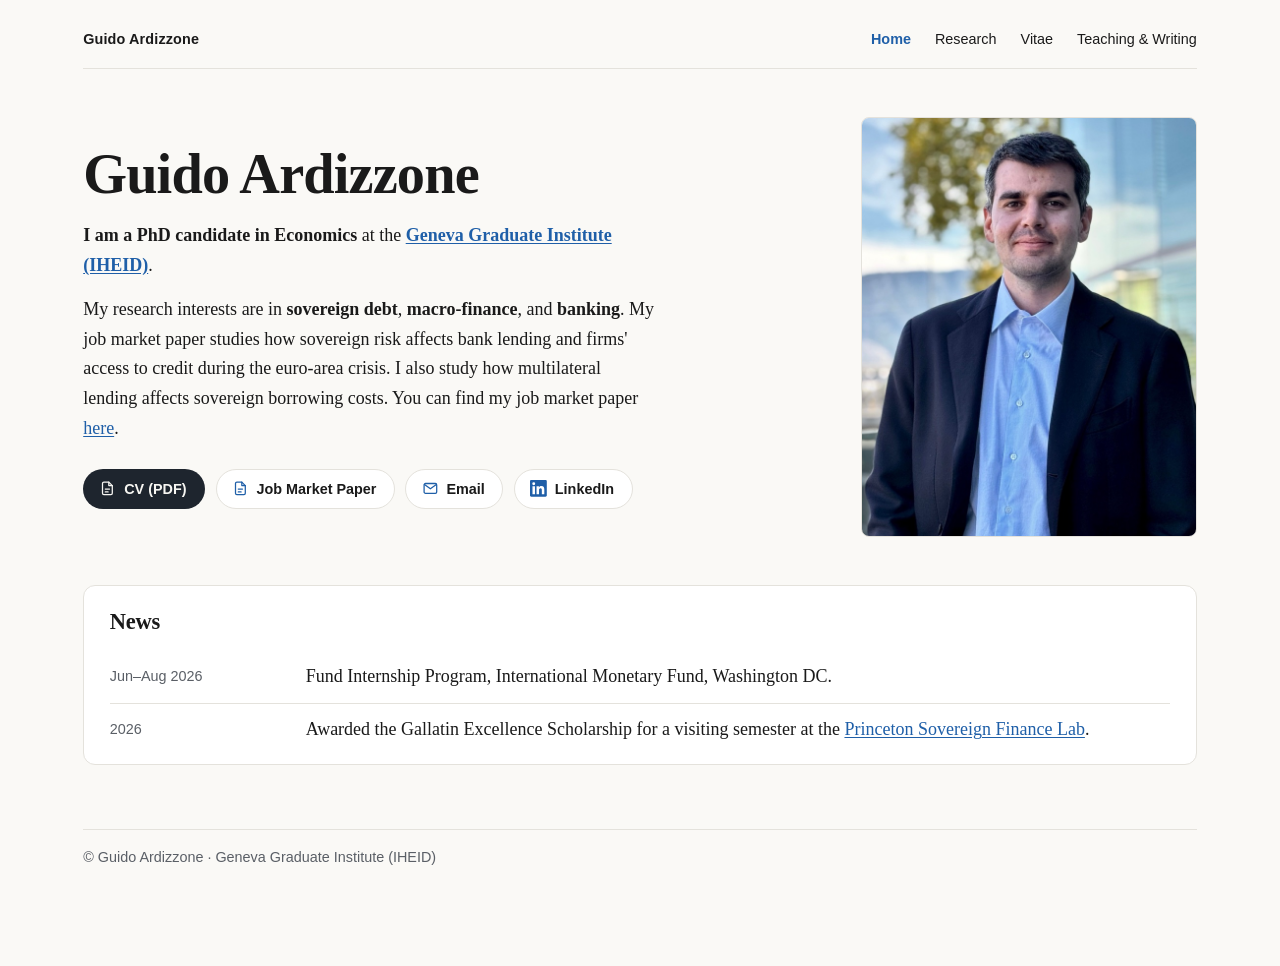
<file: index.html>
<!DOCTYPE html>
<html lang="en">
<head>
  <meta charset="utf-8">
  <meta name="viewport" content="width=device-width, initial-scale=1">
  <title>Guido Ardizzone — Economics PhD, Geneva Graduate Institute</title>
  <meta name="description" content="Guido Ardizzone is a PhD candidate in Economics at the Geneva Graduate Institute (IHEID), working on sovereign debt, macro-finance, and banking.">
  <meta name="author" content="Guido Ardizzone">
  <link rel="canonical" href="https://guidoardizzone.github.io/">
  <link rel="icon" href="favicon.svg" type="image/svg+xml">
  <link rel="icon" href="favicon-32.png" type="image/png" sizes="32x32">
  <link rel="icon" href="favicon-192.png" type="image/png" sizes="192x192">
  <link rel="apple-touch-icon" href="apple-touch-icon.png">

  <!-- Open Graph -->
  <meta property="og:type" content="website">
  <meta property="og:title" content="Guido Ardizzone — Economics PhD, Geneva Graduate Institute">
  <meta property="og:description" content="PhD candidate in Economics at the Geneva Graduate Institute (IHEID). Research on sovereign debt, macro-finance, and banking.">
  <meta property="og:url" content="https://guidoardizzone.github.io/">
  <meta property="og:image" content="https://guidoardizzone.github.io/assets/headshot.jpg">
  <meta name="twitter:card" content="summary">

  <!-- Structured data: ties this site to the same person's other profiles -->
  <script type="application/ld+json">
  {
    "@context": "https://schema.org",
    "@type": "Person",
    "name": "Guido Ardizzone",
    "url": "https://guidoardizzone.github.io/",
    "image": "https://guidoardizzone.github.io/assets/headshot.jpg",
    "jobTitle": "PhD Candidate in Economics",
    "affiliation": {
      "@type": "CollegeOrUniversity",
      "name": "Geneva Graduate Institute (IHEID)",
      "url": "https://www.graduateinstitute.ch/"
    },
    "knowsAbout": ["Sovereign debt", "Macro-finance", "Banking", "Economics"],
    "sameAs": [
      "https://www.linkedin.com/in/guido-ardizzone-b52048174/"
    ]
  }
  </script>

  <link rel="stylesheet" href="styles.css">
</head>
<body>
  <a class="skip-link" href="#main">Skip to content</a>

  <div class="wrap">
    <!-- SHARED NAV — keep identical across all four pages -->
    <nav class="site-nav" aria-label="Primary">
      <span class="brand"><a href="index.html">Guido Ardizzone</a></span>
      <a href="index.html" aria-current="page">Home</a>
      <a href="research.html">Research</a>
      <a href="cv.html">Vitae</a>
      <a href="teaching-writing.html">Teaching &amp; Writing</a>
    </nav>
    <!-- /SHARED NAV -->

    <main id="main">
      <header class="hero">
        <div>
          <h1 class="name">Guido Ardizzone</h1>
          <div class="intro">
            <p><strong>I am a PhD candidate in Economics</strong> at the
            <a href="https://www.graduateinstitute.ch/"><strong>Geneva Graduate Institute (IHEID)</strong></a>.</p>

            <p>My research interests are in <strong>sovereign debt</strong>,
            <strong>macro-finance</strong>, and <strong>banking</strong>. My job market paper
            studies how sovereign risk affects bank lending and firms' access to credit during
            the euro-area crisis. I also study how multilateral lending affects sovereign
            borrowing costs. You can find my job market paper <a href="files/Ardizzone_JMP.pdf?v=2026-11-09" target="_blank" rel="noopener">here</a>.</p>
          </div>

          <div class="btn-row">
            <a class="btn btn-primary" href="files/cv.pdf?v=2026-11-09" target="_blank" rel="noopener">
              <svg class="icon" viewBox="0 0 24 24" aria-hidden="true" fill="none" stroke="currentColor" stroke-width="1.8" stroke-linecap="round" stroke-linejoin="round"><path d="M14 3H7a2 2 0 0 0-2 2v14a2 2 0 0 0 2 2h10a2 2 0 0 0 2-2V8z"/><path d="M14 3v5h5M9 13h6M9 17h4"/></svg>
              CV&nbsp;(PDF)</a>
            <a class="btn btn-ghost" href="files/Ardizzone_JMP.pdf?v=2026-11-09" target="_blank" rel="noopener">
              <svg class="icon" viewBox="0 0 24 24" aria-hidden="true" fill="none" stroke="currentColor" stroke-width="1.8" stroke-linecap="round" stroke-linejoin="round"><path d="M14 3H7a2 2 0 0 0-2 2v14a2 2 0 0 0 2 2h10a2 2 0 0 0 2-2V8z"/><path d="M14 3v5h5M9 13h6M9 17h4"/></svg>
              Job&nbsp;Market&nbsp;Paper</a>
            <a class="btn btn-ghost" href="mailto:guido.ardizzone@graduateinstitute.ch">
              <svg class="icon" viewBox="0 0 24 24" aria-hidden="true" fill="none" stroke="currentColor" stroke-width="1.8" stroke-linecap="round" stroke-linejoin="round"><rect x="3" y="5" width="18" height="14" rx="2"/><path d="m3.5 6.5 8.5 6 8.5-6"/></svg>
              Email</a>
            <a class="btn btn-ghost" href="https://www.linkedin.com/in/guido-ardizzone-b52048174/">
              <svg class="icon" viewBox="0 0 24 24" aria-hidden="true" fill="currentColor"><path d="M20.45 20.45h-3.55v-5.57c0-1.33-.03-3.04-1.85-3.04-1.85 0-2.14 1.45-2.14 2.94v5.67H9.35V9h3.41v1.56h.05c.48-.9 1.64-1.85 3.37-1.85 3.6 0 4.27 2.37 4.27 5.46v6.28zM5.34 7.43a2.06 2.06 0 1 1 0-4.13 2.06 2.06 0 0 1 0 4.13zM7.12 20.45H3.56V9h3.56v11.45zM22.22 0H1.77C.79 0 0 .77 0 1.73v20.54C0 23.23.79 24 1.77 24h20.45c.98 0 1.78-.77 1.78-1.73V1.73C24 .77 23.2 0 22.22 0z"/></svg>
              LinkedIn</a>
            <!-- TODO: Google Scholar URL — on hold, omit link until supplied -->
            <!-- TODO: IHEID profile page URL — on hold -->
          </div>
        </div>
        <img class="photo" src="assets/headshot.jpg" width="340" height="420"
             alt="Guido Ardizzone">
      </header>

      <section class="card" aria-labelledby="news-h">
        <h2 id="news-h" class="card-title">News</h2>
        <ul class="news">
          <li>
            <span class="date">Jun–Aug 2026</span>
            <span>Fund Internship Program, International Monetary Fund, Washington DC.</span>
          </li>
          <li>
            <span class="date">2026</span>
            <span>Awarded the Gallatin Excellence Scholarship for a visiting semester at the
            <a href="https://psfl.princeton.edu/">Princeton Sovereign Finance Lab</a>.</span>
          </li>
        </ul>
      </section>
    </main>

    <footer class="site-foot">
      <p>© Guido Ardizzone · Geneva Graduate Institute (IHEID)</p>
    </footer>
  </div>
</body>
</html>
</file>
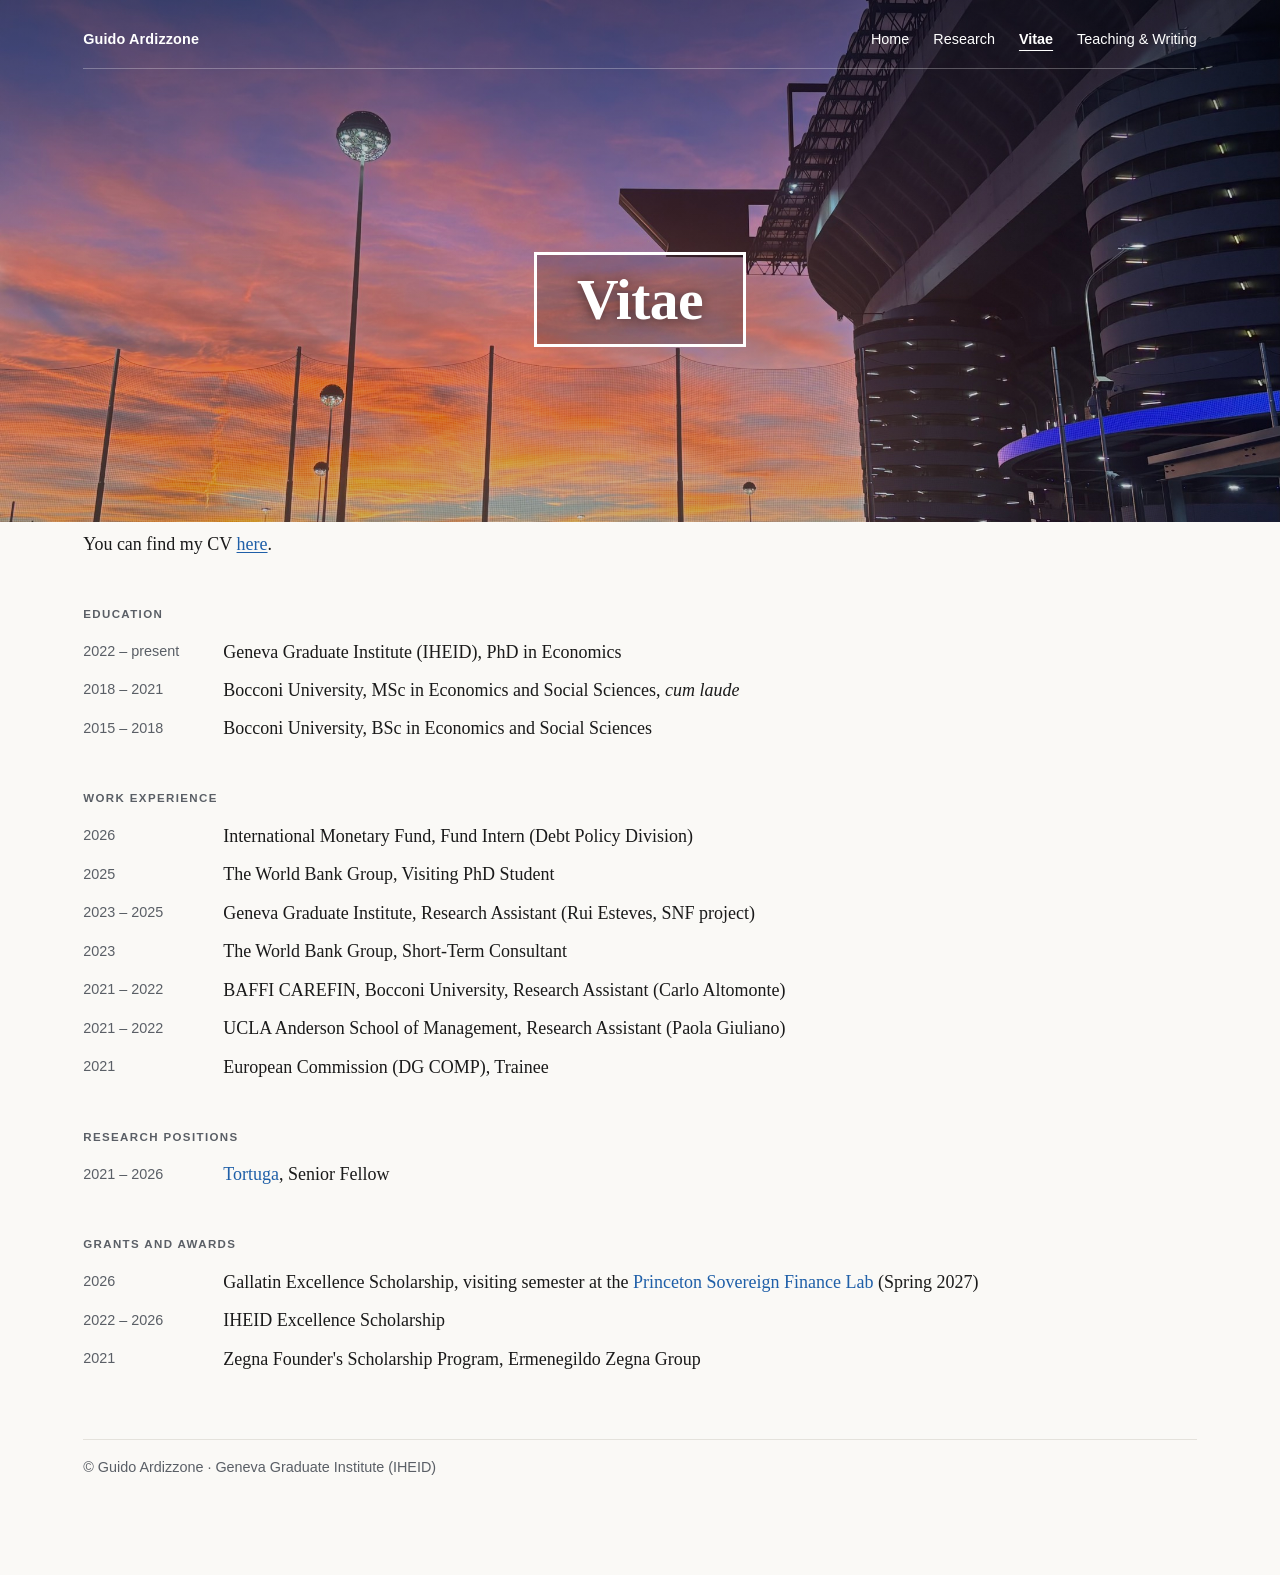
<file: cv.html>
<!DOCTYPE html>
<html lang="en">
<head>
  <meta charset="utf-8">
  <meta name="viewport" content="width=device-width, initial-scale=1">
  <title>Vitae — Guido Ardizzone</title>
  <meta name="description" content="Curriculum vitae of Guido Ardizzone, PhD candidate in Economics at the Geneva Graduate Institute (IHEID): education, work experience, research positions, and grants.">
  <meta name="author" content="Guido Ardizzone">
  <link rel="canonical" href="https://guidoardizzone.github.io/cv.html">
  <link rel="icon" href="favicon.svg" type="image/svg+xml">
  <link rel="icon" href="favicon-32.png" type="image/png" sizes="32x32">
  <link rel="icon" href="favicon-192.png" type="image/png" sizes="192x192">
  <link rel="apple-touch-icon" href="apple-touch-icon.png">

  <meta property="og:type" content="website">
  <meta property="og:title" content="Vitae — Guido Ardizzone">
  <meta property="og:description" content="Curriculum vitae of Guido Ardizzone, PhD candidate in Economics at the Geneva Graduate Institute (IHEID).">
  <meta property="og:url" content="https://guidoardizzone.github.io/cv.html">
  <meta name="twitter:card" content="summary">

  <link rel="stylesheet" href="styles.css">
</head>
<body class="bg-vitae">
  <a class="skip-link" href="#main">Skip to content</a>

  <!-- Photo banner (inner pages only): nav + page title over the page photo -->
  <header class="banner">
    <div class="wrap banner-inner">
      <!-- SHARED NAV — keep identical across all four pages -->
      <nav class="site-nav" aria-label="Primary">
        <span class="brand"><a href="index.html">Guido Ardizzone</a></span>
        <a href="index.html">Home</a>
        <a href="research.html">Research</a>
        <a href="cv.html" aria-current="page">Vitae</a>
        <a href="teaching-writing.html">Teaching &amp; Writing</a>
      </nav>
      <!-- /SHARED NAV -->
      <h1 class="page-title banner-title">Vitae</h1>
    </div>
  </header>

  <div class="wrap">

    <!-- Short summary in the style of Matteo Ficarra's "Vitae" page. The full CV is
         files/cv.pdf, built from files/cv.tex (source: 2_University/1-Job Hunt/1_Resources/1.CV/main_research.tex). -->
    <main id="main" class="prose">
      <p>You can find my CV <a href="files/cv.pdf?v=2026-11-09" target="_blank" rel="noopener">here</a>.</p>

      <section aria-labelledby="edu-h">
        <h2 id="edu-h" class="section-label">Education</h2>
        <dl class="vitae">
          <dt>2022 – present</dt>
          <dd>Geneva Graduate Institute (IHEID), PhD in Economics</dd>
          <dt>2018 – 2021</dt>
          <dd>Bocconi University, MSc in Economics and Social Sciences, <em>cum laude</em></dd>
          <dt>2015 – 2018</dt>
          <dd>Bocconi University, BSc in Economics and Social Sciences</dd>
        </dl>
      </section>

      <section aria-labelledby="work-h">
        <h2 id="work-h" class="section-label">Work Experience</h2>
        <dl class="vitae">
          <dt>2026</dt>
          <dd>International Monetary Fund, Fund Intern (Debt Policy Division)</dd>
          <dt>2025</dt>
          <dd>The World Bank Group, Visiting PhD Student</dd>
          <dt>2023 – 2025</dt>
          <dd>Geneva Graduate Institute, Research Assistant (Rui Esteves, SNF project)</dd>
          <dt>2023</dt>
          <dd>The World Bank Group, Short-Term Consultant</dd>
          <dt>2021 – 2022</dt>
          <dd>BAFFI CAREFIN, Bocconi University, Research Assistant (Carlo Altomonte)</dd>
          <dt>2021 – 2022</dt>
          <dd>UCLA Anderson School of Management, Research Assistant (Paola Giuliano)</dd>
          <dt>2021</dt>
          <dd>European Commission (DG COMP), Trainee</dd>
        </dl>
      </section>

      <section aria-labelledby="pos-h">
        <h2 id="pos-h" class="section-label">Research Positions</h2>
        <dl class="vitae">
          <dt>2021 – 2026</dt>
          <dd><a href="https://www.tortuga-econ.it/">Tortuga</a>, Senior Fellow</dd>
        </dl>
      </section>

      <section aria-labelledby="grants-h">
        <h2 id="grants-h" class="section-label">Grants and Awards</h2>
        <dl class="vitae">
          <dt>2026</dt>
          <dd>Gallatin Excellence Scholarship, visiting semester at the
              <a href="https://psfl.princeton.edu/">Princeton Sovereign Finance Lab</a> (Spring 2027)</dd>
          <dt>2022 – 2026</dt>
          <dd>IHEID Excellence Scholarship</dd>
          <dt>2021</dt>
          <dd>Zegna Founder's Scholarship Program, Ermenegildo Zegna Group</dd>
        </dl>
      </section>
    </main>

    <footer class="site-foot">
      <p>© Guido Ardizzone · Geneva Graduate Institute (IHEID)</p>
    </footer>
  </div>
</body>
</html>
</file>
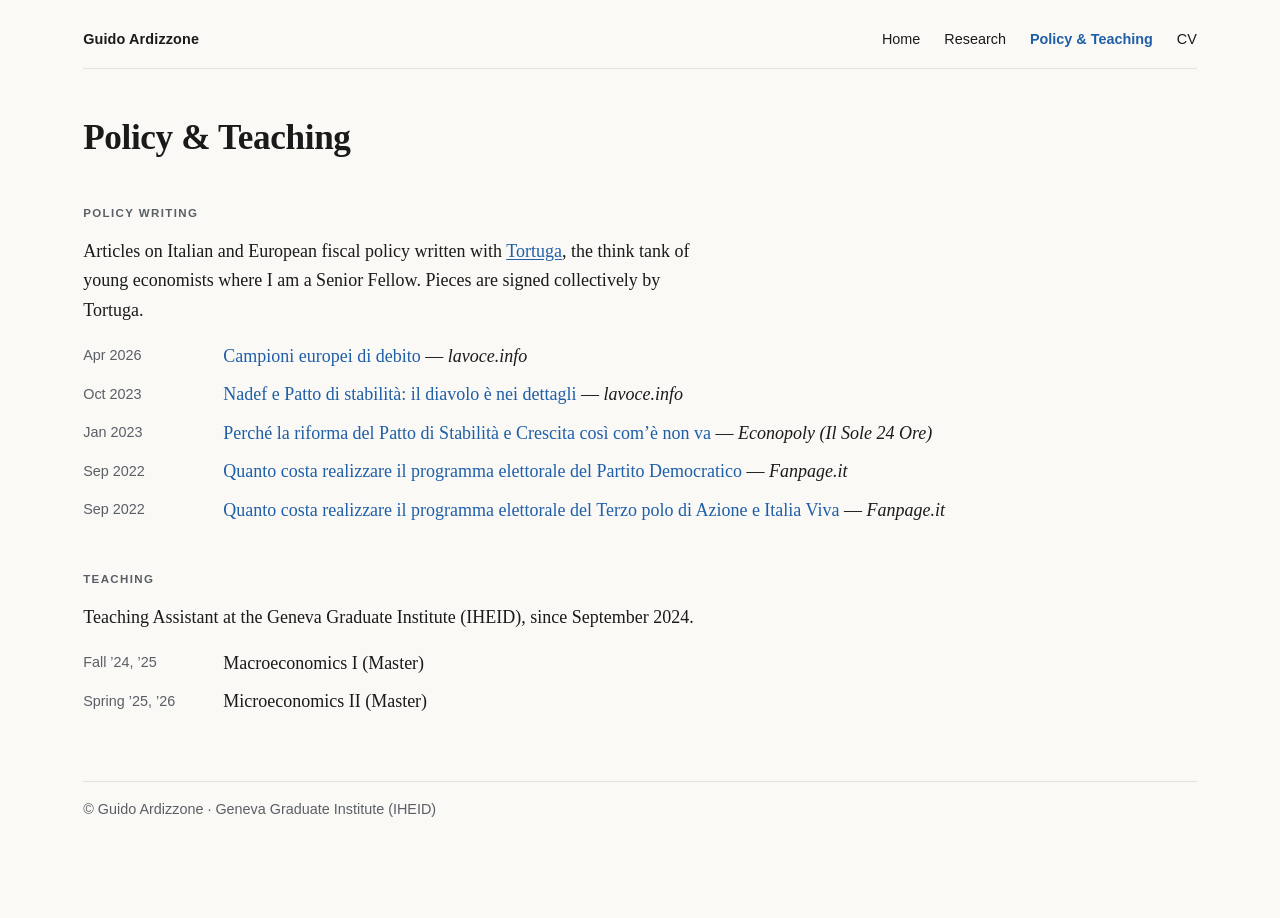
<file: policy-teaching.html>
<!DOCTYPE html>
<html lang="en">
<head>
  <meta charset="utf-8">
  <meta name="viewport" content="width=device-width, initial-scale=1">
  <meta name="robots" content="noindex, nofollow"><!-- TODO: remove when site goes public -->
  <title>Policy &amp; Teaching — Guido Ardizzone</title>
  <meta name="description" content="Policy writing by Guido Ardizzone with the Tortuga think tank, on Italian and European fiscal policy, and teaching at the Geneva Graduate Institute (IHEID).">
  <meta name="author" content="Guido Ardizzone">
  <link rel="canonical" href="https://guidoardizzone.github.io/policy-teaching.html">

  <meta property="og:type" content="website">
  <meta property="og:title" content="Policy &amp; Teaching — Guido Ardizzone">
  <meta property="og:description" content="Policy writing with the Tortuga think tank, and teaching at the Geneva Graduate Institute (IHEID).">
  <meta property="og:url" content="https://guidoardizzone.github.io/policy-teaching.html">
  <meta name="twitter:card" content="summary">

  <link rel="stylesheet" href="styles.css">
</head>
<body>
  <a class="skip-link" href="#main">Skip to content</a>

  <div class="wrap">
    <!-- SHARED NAV — keep identical across all four pages -->
    <nav class="site-nav" aria-label="Primary">
      <span class="brand"><a href="index.html">Guido Ardizzone</a></span>
      <a href="index.html">Home</a>
      <a href="research.html">Research</a>
      <a href="policy-teaching.html" aria-current="page">Policy &amp; Teaching</a>
      <a href="cv.html">CV</a>
    </nav>
    <!-- /SHARED NAV -->

    <main id="main" class="prose">
      <h1 class="page-title">Policy &amp; Teaching</h1>

      <section aria-labelledby="policy-h">
        <h2 id="policy-h" class="section-label">Policy Writing</h2>
        <p>Articles on Italian and European fiscal policy written with
        <a href="https://www.tortuga-econ.it/">Tortuga</a>, the think tank of young economists
        where I am a Senior Fellow. Pieces are signed collectively by Tortuga.</p>
        <!-- Add new pieces at the top: date, linked title (lang="it" for Italian), outlet. -->
        <dl class="vitae">
          <dt>Apr 2026</dt>
          <dd><a lang="it" href="https://lavoce.info/archives/111182/campioni-europei-di-debito/">Campioni europei di debito</a>
              — <em>lavoce.info</em></dd>
          <dt>Oct 2023</dt>
          <dd><a lang="it" href="https://lavoce.info/archives/102561/nadef-e-patto-di-stabilita-il-diavolo-e-nei-dettagli/">Nadef e Patto di stabilità: il diavolo è nei dettagli</a>
              — <em>lavoce.info</em></dd>
          <dt>Jan 2023</dt>
          <dd><a lang="it" href="https://www.econopoly.ilsole24ore.com/2023/01/18/riforma-patto-stabilita-crescita/">Perché la riforma del Patto di Stabilità e Crescita così com’è non va</a>
              — <em>Econopoly (Il Sole 24 Ore)</em></dd>
          <dt>Sep 2022</dt>
          <dd><a lang="it" href="https://www.fanpage.it/politica/quanto-costa-realizzare-il-programma-elettorale-del-partito-democratico/">Quanto costa realizzare il programma elettorale del Partito Democratico</a>
              — <em>Fanpage.it</em></dd>
          <dt>Sep 2022</dt>
          <dd><a lang="it" href="https://www.fanpage.it/politica/quanto-costa-realizzare-il-programma-elettorale-del-terzo-polo-di-azione-e-italia-viva/">Quanto costa realizzare il programma elettorale del Terzo polo di Azione e Italia Viva</a>
              — <em>Fanpage.it</em></dd>
        </dl>
      </section>

      <section aria-labelledby="teaching-h">
        <h2 id="teaching-h" class="section-label">Teaching</h2>
        <p>Teaching Assistant at the Geneva Graduate Institute (IHEID), since September 2024.</p>
        <dl class="vitae">
          <dt>Fall ’24, ’25</dt>
          <dd>Macroeconomics I (Master)</dd>
          <dt>Spring ’25, ’26</dt>
          <dd>Microeconomics II (Master)</dd>
        </dl>
      </section>
    </main>

    <footer class="site-foot">
      <p>© Guido Ardizzone · Geneva Graduate Institute (IHEID)</p>
    </footer>
  </div>
</body>
</html>
</file>
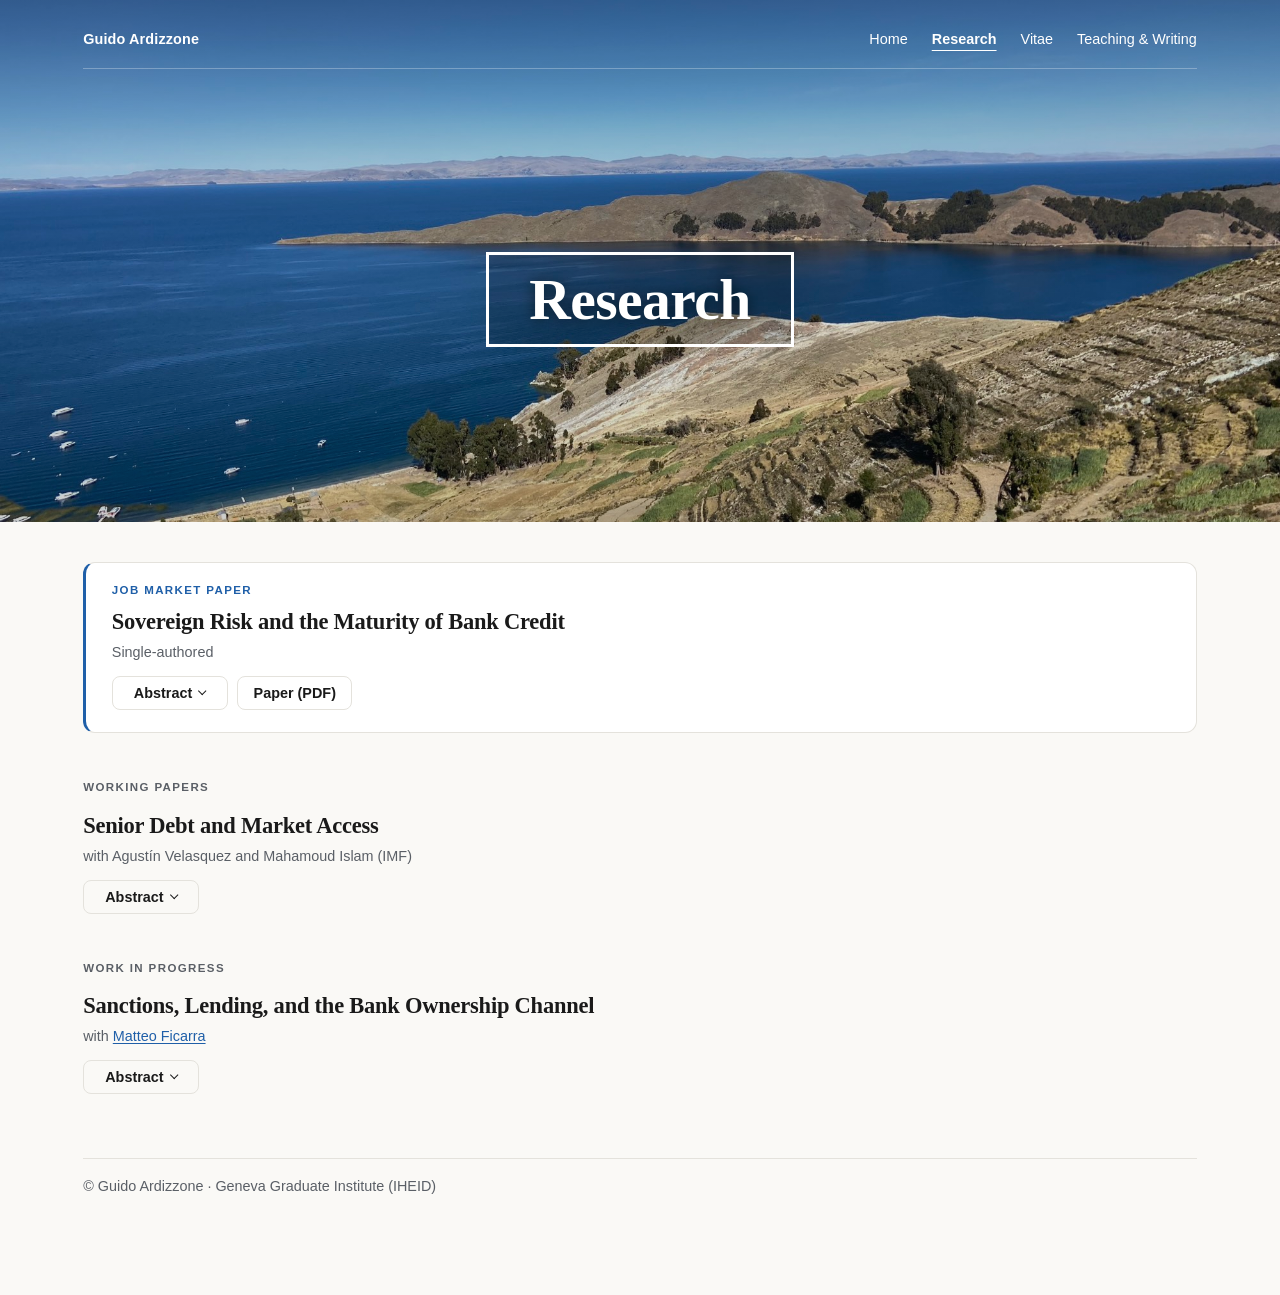
<file: research.html>
<!DOCTYPE html>
<html lang="en">
<head>
  <meta charset="utf-8">
  <meta name="viewport" content="width=device-width, initial-scale=1">
  <title>Research — Guido Ardizzone</title>
  <meta name="description" content="Research by Guido Ardizzone on sovereign debt, macro-finance, and banking: sovereign risk and firm outcomes, debt seniority and market access, and financial sanctions.">
  <meta name="author" content="Guido Ardizzone">
  <link rel="canonical" href="https://guidoardizzone.github.io/research.html">
  <link rel="icon" href="favicon.svg" type="image/svg+xml">
  <link rel="icon" href="favicon-32.png" type="image/png" sizes="32x32">
  <link rel="icon" href="favicon-192.png" type="image/png" sizes="192x192">
  <link rel="apple-touch-icon" href="apple-touch-icon.png">

  <meta property="og:type" content="website">
  <meta property="og:title" content="Research — Guido Ardizzone">
  <meta property="og:description" content="Sovereign debt, macro-finance, and banking: sovereign risk and firm outcomes, debt seniority and market access, and financial sanctions.">
  <meta property="og:url" content="https://guidoardizzone.github.io/research.html">
  <meta name="twitter:card" content="summary">

  <link rel="stylesheet" href="styles.css">
</head>
<body class="bg-research">
  <a class="skip-link" href="#main">Skip to content</a>

  <!-- Photo banner (inner pages only): nav + page title over the page photo -->
  <header class="banner">
    <div class="wrap banner-inner">
      <!-- SHARED NAV — keep identical across all four pages -->
      <nav class="site-nav" aria-label="Primary">
        <span class="brand"><a href="index.html">Guido Ardizzone</a></span>
        <a href="index.html">Home</a>
        <a href="research.html" aria-current="page">Research</a>
        <a href="cv.html">Vitae</a>
        <a href="teaching-writing.html">Teaching &amp; Writing</a>
      </nav>
      <!-- /SHARED NAV -->
      <h1 class="page-title banner-title">Research</h1>
    </div>
  </header>

  <div class="wrap">

    <main id="main" class="prose">

      <section class="paper-featured" aria-labelledby="jmp-h">
        <h2 id="jmp-h" class="section-label">Job Market Paper</h2>
        <article class="paper">
          <div class="paper-head">
            <p class="title">Sovereign Risk and the Maturity of Bank Credit</p>
          </div>
          <p class="meta">Single-authored</p>
          <div class="paper-actions">
            <details class="abstract">
              <summary>Abstract</summary>
              <p>This paper studies how banks adjust the maturity of credit when sovereign
              stress rises. I use administrative data from the Banco de Portugal that track
              monthly bank–firm credit relationships and the maturity of outstanding credit
              during the 2010–2012 European sovereign debt crisis. I exploit differences in
              banks’ pre-crisis exposure to distressed sovereign debt to compare lending to the
              same firm by banks with different exposure. I find that banks do not reduce
              lending proportionately across maturities. Relative to less exposed banks lending
              to the same firm, banks more exposed to sovereign risk cut medium- and long-term
              credit, while their short-term credit does not differ, so the maturity of credit
              shortens within continuing relationships. The contraction in medium- and
              long-term credit is larger for small, highly leveraged and financially constrained
              firms. At the firm level, firms borrowing from more exposed banks obtain less
              medium- and long-term credit and more short-term credit, and their total bank
              credit falls. They do not compensate by borrowing from other banks. Sovereign
              stress therefore reduces both the amount and the maturity of the bank credit
              available to firms.</p>
            </details>
            <a class="paper-btn" href="files/Ardizzone_JMP.pdf?v=2026-11-09" target="_blank" rel="noopener">Paper (PDF)</a>
          </div>
        </article>
      </section>

      <section aria-labelledby="wp-h">
        <h2 id="wp-h" class="section-label">Working Papers</h2>
        <article class="paper">
          <div class="paper-head">
            <p class="title">Senior Debt and Market Access</p>
          </div>
          <p class="meta">
            with
            <!-- TODO: Agustín Velasquez URL — plain text until supplied -->
            Agustín Velasquez and
            <!-- TODO: Mahamoud Islam URL — plain text until supplied -->
            Mahamoud Islam (IMF)
          </p>
          <div class="paper-actions">
            <details class="abstract">
              <summary>Abstract</summary>
              <p>Multilateral lending is a significant component of sovereign debt in emerging
              and developing economies. Because multilateral creditors receive de facto preferred
              creditor treatment, a larger stock of multilateral claims can affect the pricing of
              private sovereign debt through two opposing channels. On the one hand, official
              lending can ease financing constraints and rollover pressure, reducing the
              likelihood of distress. On the other hand, the seniority of multilateral claims
              leaves private creditors with a smaller residual claim in states of distress,
              potentially increasing their required compensation. We study how these forces
              interact using an annual panel of 55 emerging and developing economies over
              2004–2024. We measure senior creditor exposure as the share of external public and
              publicly guaranteed debt owed to multilateral creditors and relate it to sovereign
              spreads from the JP Morgan EMBI Global. Using a quadratic specification with country
              and year fixed effects, we find that (i) on average, the relationship between senior
              creditor exposure and sovereign spreads is non-linear, with the marginal association
              becoming positive at about 40 percent of external debt; (ii) the non-linearity is
              state dependent and concentrated among more vulnerable sovereigns; and (iii) it is
              specific to multilateral creditor exposure, consistent with the role of de facto
              seniority. The results are robust to alternative specifications, additional
              controls, global risk factors, and excluding IMF credit from the exposure measure.
              We interpret the evidence as consistent with a trade-off between the catalytic
              benefits of official finance and the dilution of private claims created by senior
              creditor exposure.</p>
            </details>
            <!-- DRAFT: when a PDF exists, add here
                 <a class="paper-btn" href="files/FILENAME.pdf" target="_blank" rel="noopener">Draft</a>
                 -->
          </div>
        </article>
      </section>

      <section aria-labelledby="wip-h">
        <h2 id="wip-h" class="section-label">Work in Progress</h2>
        <article class="paper">
          <div class="paper-head">
            <p class="title">Sanctions, Lending, and the Bank Ownership Channel</p>
          </div>
          <p class="meta">
            with
            <a href="https://sites.google.com/view/matteoficarra/home-page">Matteo Ficarra</a>
          </p>
          <div class="paper-actions">
            <details class="abstract">
              <summary>Abstract</summary>
              <p>This paper examines the impact of sanctions on bank lending with a focus
              on the role of bank ownership. Using balance sheet and ownership data
              for over 1,800 banks in 56 emerging market economies and 259 sanction
              episodes between 1995 and 2020, we find that in response to sanctions foreign
              banks significantly reduce credit supply, particularly to firms, in line with a
              flight-to-safety type of behaviour. As private domestic banks are unable
              to increase lending, state-owned banks partially absorb credit demand by
              expanding loans to both firms and households, suggesting a countercyclical
              response. This asymmetric response is consistent across different sanction
              types, but particularly strong for trade and financial sanctions. Our findings
              unveil a new channel to assess the effectiveness of sanctions, highlighting the
              importance of banks’ ownership structure, and offers novel insights on the
              response of cross-border credit flows to sanctions.</p>
            </details>
            <!-- DRAFT: when a PDF exists, add here
                 <a class="paper-btn" href="files/FILENAME.pdf" target="_blank" rel="noopener">Draft</a>
                 -->
          </div>
        </article>
      </section>
    </main>

    <footer class="site-foot">
      <p>© Guido Ardizzone · Geneva Graduate Institute (IHEID)</p>
    </footer>
  </div>
</body>
</html>
</file>
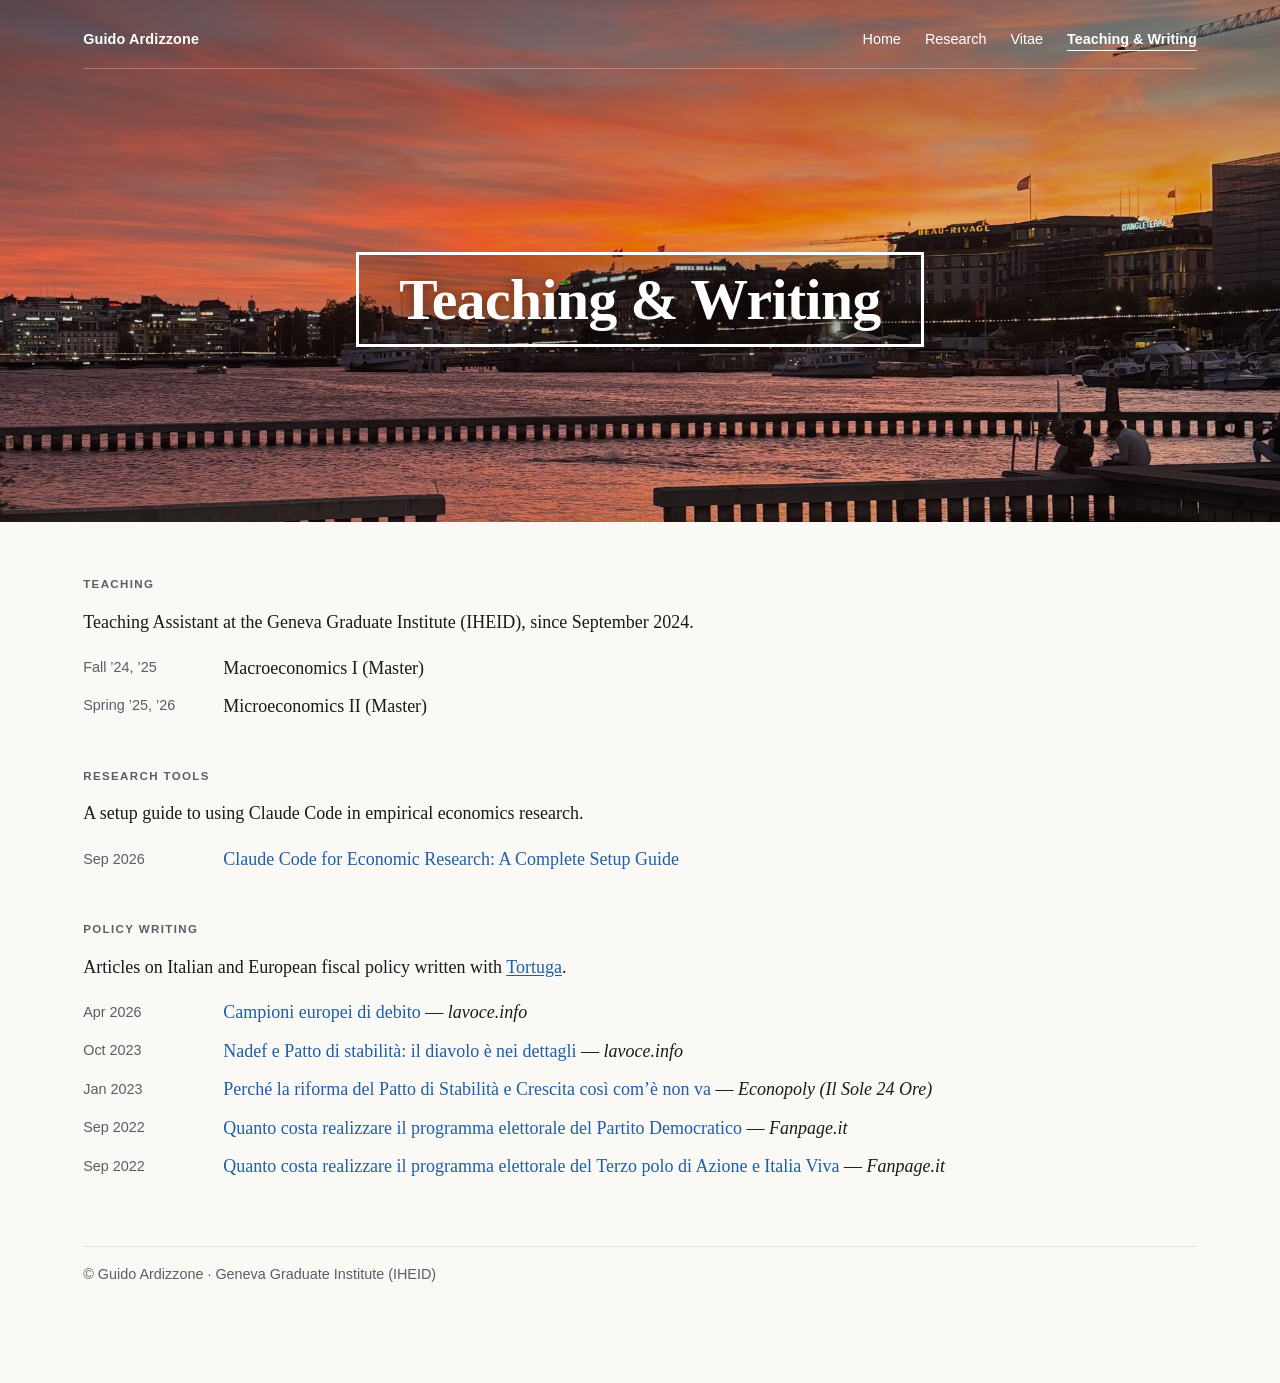
<file: teaching-writing.html>
<!DOCTYPE html>
<html lang="en">
<head>
  <meta charset="utf-8">
  <meta name="viewport" content="width=device-width, initial-scale=1">
  <title>Teaching &amp; Writing — Guido Ardizzone</title>
  <meta name="description" content="Teaching by Guido Ardizzone at the Geneva Graduate Institute (IHEID), and policy articles on Italian and European fiscal policy written with Tortuga.">
  <meta name="author" content="Guido Ardizzone">
  <link rel="canonical" href="https://guidoardizzone.github.io/teaching-writing.html">
  <link rel="icon" href="favicon.svg" type="image/svg+xml">
  <link rel="icon" href="favicon-32.png" type="image/png" sizes="32x32">
  <link rel="icon" href="favicon-192.png" type="image/png" sizes="192x192">
  <link rel="apple-touch-icon" href="apple-touch-icon.png">

  <meta property="og:type" content="website">
  <meta property="og:title" content="Teaching &amp; Writing — Guido Ardizzone">
  <meta property="og:description" content="Teaching at the Geneva Graduate Institute (IHEID), and policy articles written with Tortuga.">
  <meta property="og:url" content="https://guidoardizzone.github.io/teaching-writing.html">
  <meta name="twitter:card" content="summary">

  <link rel="stylesheet" href="styles.css">
</head>
<body class="bg-teaching">
  <a class="skip-link" href="#main">Skip to content</a>

  <!-- Photo banner (inner pages only): nav + page title over the page photo -->
  <header class="banner">
    <div class="wrap banner-inner">
      <!-- SHARED NAV — keep identical across all four pages -->
      <nav class="site-nav" aria-label="Primary">
        <span class="brand"><a href="index.html">Guido Ardizzone</a></span>
        <a href="index.html">Home</a>
        <a href="research.html">Research</a>
        <a href="cv.html">Vitae</a>
        <a href="teaching-writing.html" aria-current="page">Teaching &amp; Writing</a>
      </nav>
      <!-- /SHARED NAV -->
      <h1 class="page-title banner-title">Teaching &amp; Writing</h1>
    </div>
  </header>

  <div class="wrap">

    <main id="main" class="prose">

      <section aria-labelledby="teaching-h">
        <h2 id="teaching-h" class="section-label">Teaching</h2>
        <p>Teaching Assistant at the Geneva Graduate Institute (IHEID), since September 2024.</p>
        <dl class="vitae">
          <dt>Fall ’24, ’25</dt>
          <dd>Macroeconomics I (Master)</dd>
          <dt>Spring ’25, ’26</dt>
          <dd>Microeconomics II (Master)</dd>
        </dl>
      </section>

      <section aria-labelledby="tools-h">
        <h2 id="tools-h" class="section-label">Research Tools</h2>
        <p>A setup guide to using Claude Code in empirical economics research.</p>
        <dl class="vitae">
          <dt>Sep 2026</dt>
          <dd><a href="files/Claude_Code_for_Economic_Research_Ardizzone.pdf?v=2026-09-30" target="_blank" rel="noopener">Claude Code for Economic Research: A Complete Setup Guide</a></dd>
        </dl>
      </section>

      <section aria-labelledby="policy-h">
        <h2 id="policy-h" class="section-label">Policy Writing</h2>
        <p>Articles on Italian and European fiscal policy written with
        <a href="https://www.tortuga-econ.it/">Tortuga</a>.</p>
        <!-- Add new pieces at the top: date, linked title (lang="it" for Italian), outlet. -->
        <dl class="vitae">
          <dt>Apr 2026</dt>
          <dd><a lang="it" href="https://lavoce.info/archives/111182/campioni-europei-di-debito/">Campioni europei di debito</a>
              — <em>lavoce.info</em></dd>
          <dt>Oct 2023</dt>
          <dd><a lang="it" href="https://lavoce.info/archives/102561/nadef-e-patto-di-stabilita-il-diavolo-e-nei-dettagli/">Nadef e Patto di stabilità: il diavolo è nei dettagli</a>
              — <em>lavoce.info</em></dd>
          <dt>Jan 2023</dt>
          <dd><a lang="it" href="https://www.econopoly.ilsole24ore.com/2023/01/18/riforma-patto-stabilita-crescita/">Perché la riforma del Patto di Stabilità e Crescita così com’è non va</a>
              — <em>Econopoly (Il Sole 24 Ore)</em></dd>
          <dt>Sep 2022</dt>
          <dd><a lang="it" href="https://www.fanpage.it/politica/quanto-costa-realizzare-il-programma-elettorale-del-partito-democratico/">Quanto costa realizzare il programma elettorale del Partito Democratico</a>
              — <em>Fanpage.it</em></dd>
          <dt>Sep 2022</dt>
          <dd><a lang="it" href="https://www.fanpage.it/politica/quanto-costa-realizzare-il-programma-elettorale-del-terzo-polo-di-azione-e-italia-viva/">Quanto costa realizzare il programma elettorale del Terzo polo di Azione e Italia Viva</a>
              — <em>Fanpage.it</em></dd>
        </dl>
      </section>
    </main>

    <footer class="site-foot">
      <p>© Guido Ardizzone · Geneva Graduate Institute (IHEID)</p>
    </footer>
  </div>
</body>
</html>
</file>
<file: styles.css>
/* ==========================================================================
   Guido Ardizzone — personal site
   One stylesheet, shared across all pages. No build step, no external requests.
   Palette: "Léman blue" — a single desaturated blue accent on warm off-white.
   ========================================================================== */

:root {
  /* Type */
  --font-serif: Charter, "Bitstream Charter", "Sitka Text", Cambria, Georgia, serif;
  --font-sans: -apple-system, BlinkMacSystemFont, "Segoe UI", Roboto, Helvetica, Arial, sans-serif;
  --font-mono: ui-monospace, SFMono-Regular, "SF Mono", Menlo, Consolas, monospace;

  /* Modular scale, 1.25 ratio, 18px base */
  --step-0: 1.125rem;   /* 18px */
  --step-1: 1.406rem;   /* ~22.5px */
  --step-2: 1.758rem;   /* ~28px */
  --step-3: 2.197rem;   /* ~35px */
  --step--1: 0.9rem;    /* ~14.4px, metadata */

  /* Light theme */
  --bg: #faf9f6;
  --fg: #1a1a1a;
  --muted: #5a5f66;
  --accent: #1f5fa8;      /* same blue as the CV PDF (cvblue); ~6:1 on --bg */
  --accent-hover: #174a85;
  --rule: #e4e2dc;
  --card: #ffffff;        /* clean white panels with a hairline border */
  --ink: #1e252e;         /* near-black for pill buttons */
  --ink-fg: #f7f6f2;

  --measure: 76rem;     /* one centred column for every page: nav, content, footer share edges */
  --gap: 1.5rem;
}

@media (prefers-color-scheme: dark) {
  :root {
    --bg: #14181d;
    --fg: #e6e6e3;
    --muted: #9aa1a9;
    --accent: #86b4ea;
    --accent-hover: #aecdf2;
    --rule: #2a3038;
    --card: #1b2027;
    --ink: #e9e9e6;
    --ink-fg: #14181d;
  }
}

/* ------------------------------------------------------------------ Reset */
*, *::before, *::after { box-sizing: border-box; }
html { -webkit-text-size-adjust: 100%; }
body {
  margin: 0;
  background: var(--bg);
  color: var(--fg);
  font-family: var(--font-serif);
  font-size: var(--step-0);
  line-height: 1.65;
  text-rendering: optimizeLegibility;
  -webkit-font-smoothing: antialiased;
}

img { max-width: 100%; height: auto; display: block; }

/* ------------------------------------------------------------------ Layout */
.wrap {
  max-width: var(--measure);
  margin-inline: auto;
  padding: 1.75rem clamp(1.25rem, 4vw, 3.5rem) 5rem;
}

/* Inner pages use the full column; running text keeps a readable line length */
.prose p { max-width: 70ch; }

/* ------------------------------------------------------------------ Nav */
.site-nav {
  font-family: var(--font-sans);
  font-size: var(--step--1);
  display: flex;
  flex-wrap: wrap;
  gap: 0.25rem 1.5rem;
  align-items: baseline;
  padding-bottom: 1rem;
  margin-bottom: 3rem;
  border-bottom: 1px solid var(--rule);
}
.site-nav .brand {
  font-weight: 700;
  letter-spacing: 0.01em;
  margin-right: auto;
}
.site-nav a { color: var(--fg); text-decoration: none; }
.site-nav .brand a { color: var(--fg); }
.site-nav a:hover { color: var(--accent); }
.site-nav a[aria-current="page"] { color: var(--accent); font-weight: 600; }

/* ------------------------------------------------------------------ Type */
h1, h2, h3 { font-family: var(--font-sans); line-height: 1.2; font-weight: 650; }
/* Bare headings (e.g. CV sections): serif, with a hairline underline for rhythm */
main h2 {
  font-family: var(--font-serif);
  font-weight: 600;
  font-size: var(--step-2);
  letter-spacing: -0.01em;
  margin: 2.75rem 0 1rem;
  padding-bottom: 0.5rem;
  border-bottom: 1px solid var(--rule);
}
p { margin: 0 0 1rem; }
a { color: var(--accent); text-underline-offset: 2px; }
a:hover { color: var(--accent-hover); }
strong { font-weight: 700; }

/* ------------------------------------------------------------------ Hero */
.hero {
  display: grid;
  grid-template-columns: minmax(0, 1fr) 21rem;
  gap: 4.5rem;
  align-items: center;
  margin: 1rem 0 3rem;
}
.hero .name {
  font-family: var(--font-serif);
  font-weight: 700;
  font-size: clamp(2.3rem, 4.4vw, 3.8rem);
  line-height: 1.03;
  letter-spacing: -0.015em;
  margin: 0 0 1.15rem;
}
.hero .intro { max-width: 64ch; }
.hero .intro p { font-size: 1.125rem; line-height: 1.65; margin: 0 0 0.9rem; }
.hero .intro p:last-child { margin-bottom: 0; }
.hero .photo {
  width: 21rem;
  aspect-ratio: 4 / 5;
  object-fit: cover;
  border-radius: 8px;
  border: 1px solid var(--rule);
  background: var(--card);
}
@media (max-width: 72rem) {
  .hero { grid-template-columns: minmax(0, 1fr) 16rem; gap: 3rem; }
  .hero .photo { width: 16rem; }
}
@media (max-width: 56rem) {
  .hero { grid-template-columns: minmax(0, 1fr) 12rem; gap: 2rem; }
  .hero .photo { width: 12rem; }
}
@media (max-width: 40rem) {
  .hero { grid-template-columns: 1fr; gap: 1.5rem; }
  .hero .photo { width: 9rem; order: -1; }
}

/* Pill buttons — Roldán-style solid dark squircles */
.btn-row { display: flex; flex-wrap: wrap; gap: 0.65rem; margin-top: 1.6rem; }
.btn {
  display: inline-flex;
  align-items: center;
  gap: 0.5rem;
  font-family: var(--font-sans);
  font-size: var(--step--1);
  font-weight: 550;
  line-height: 1;
  text-decoration: none;
  padding: 0.65rem 1.1rem 0.65rem 0.95rem;
  border-radius: 999px;
  border: 1px solid transparent;
  transition: background-color 0.15s ease, color 0.15s ease, border-color 0.15s ease, transform 0.15s ease;
}
.btn .icon { width: 1.05rem; height: 1.05rem; flex: none; }
.btn:hover { transform: translateY(-1px); }
.btn-primary { background: var(--ink); color: var(--ink-fg); }
.btn-primary:hover { background: var(--accent); color: #fff; }
.btn-ghost { background: var(--card); border-color: var(--rule); color: var(--fg); }
.btn-ghost .icon { color: var(--accent); }
.btn-ghost:hover { border-color: var(--accent); color: var(--accent); }

/* ------------------------------------------------------------------ Flat content card */
.card {
  background: var(--card);
  border: 1px solid var(--rule);
  border-radius: 12px;
  padding: 1.4rem 1.6rem 1.2rem;
  margin: 0 0 1.75rem;
}
.card-title {
  font-family: var(--font-serif);
  font-weight: 600;
  font-size: var(--step-1);
  margin: 0 0 0.4rem;
  padding: 0;
  border: 0;
  letter-spacing: -0.01em;
}
.card .news li:last-child { border-bottom: 0; padding-bottom: 0; }

h1.page-title {
  font-family: var(--font-serif);
  font-weight: 600;
  font-size: var(--step-3);
  letter-spacing: -0.01em;
  margin: 0 0 0.4rem;
}

/* ------------------------------------------------------------------ News list */
.news { list-style: none; padding: 0; margin: 1rem 0 0; }
.news li {
  display: grid;
  grid-template-columns: 11rem 1fr;
  gap: 0.5rem 1.25rem;
  padding: 0.7rem 0;
  border-bottom: 1px solid var(--rule);
}
.news .date { font-family: var(--font-sans); font-size: var(--step--1); color: var(--muted); padding-top: 0.15rem; }
@media (max-width: 34rem) { .news li { grid-template-columns: 1fr; gap: 0.15rem; } }

/* ------------------------------------------------------------------ Research entries */
.paper { margin: 0 0 2rem; }
.paper .title { font-weight: 600; font-size: var(--step-1); font-family: var(--font-serif); line-height: 1.3; margin: 0 0 0.3rem; letter-spacing: -0.01em; }
.paper .title a { text-decoration: none; }
.paper .title a:hover { text-decoration: underline; }
.paper .meta { font-family: var(--font-sans); font-size: var(--step--1); color: var(--muted); margin: 0 0 0.5rem; }
.paper .coverage { font-family: var(--font-sans); font-size: var(--step--1); }
.paper .meta-venue { font-style: italic; margin-top: -0.35rem; }

/* Small uppercase labels — one style shared by section headings and status tags */
.section-label,
.tag {
  font-family: var(--font-sans);
  font-size: 0.72rem;
  font-weight: 650;
  text-transform: uppercase;
  letter-spacing: 0.12em;
  color: var(--muted);
}
.section-label { margin: 3rem 0 1rem; padding: 0; border: 0; }
/* Papers within a section are separated by hairlines */
.paper + .paper { border-top: 1px solid var(--rule); padding-top: 1.5rem; }

/* Title row: title left, status tag right; the tag wraps under the title on narrow screens */
.paper-head {
  display: flex;
  flex-wrap: wrap;
  align-items: baseline;
  justify-content: space-between;
  gap: 0.3rem 1rem;
}
.paper-head .title { flex: 1 1 20rem; }
.tag {
  white-space: nowrap;
  border: 1px solid var(--rule);
  border-radius: 999px;
  padding: 0.12rem 0.6rem;
  margin-bottom: 0.4rem;
}

/* Job market paper: its own card with an accent bar */
.paper-featured {
  background: var(--card);
  border: 1px solid var(--rule);
  border-left: 3px solid var(--accent);
  border-radius: 12px;
  padding: 1.3rem 1.6rem 0.4rem;
  margin: 2rem 0 0;
}
.paper-featured .section-label { color: var(--accent); margin: 0 0 0.6rem; }
.paper-featured .paper { margin-bottom: 1rem; }
.paper-featured .tag { background: var(--bg); }
/* Action row under each paper: [Abstract ▾] [Draft]. The abstract drops down
   below the row (native <details>, no JS). The summary has a fixed width so the
   Draft button can sit beside it and stay put when the abstract opens. */
.paper-actions { position: relative; margin-top: 0.7rem; }
.paper-btn,
details.abstract > summary {
  display: inline-flex;
  align-items: center;
  justify-content: center;
  gap: 0.45rem;
  height: 2.1rem;
  padding: 0 0.95rem;
  font-family: var(--font-sans);
  font-size: var(--step--1);
  font-weight: 550;
  line-height: 1;
  color: var(--fg);
  background: transparent;
  border: 1px solid var(--rule);
  border-radius: 8px;
  text-decoration: none;
  transition: border-color 0.15s ease, color 0.15s ease;
}
a.paper-btn:hover,
details.abstract > summary:hover,
details.abstract[open] > summary { border-color: var(--accent); color: var(--accent); }

details.abstract > summary {
  width: 7.25rem;
  cursor: pointer;
  list-style: none;
  user-select: none;
}
details.abstract > summary::-webkit-details-marker { display: none; }
/* Chevron: flips when the abstract is open */
details.abstract > summary::after {
  content: "";
  width: 0.4rem;
  height: 0.4rem;
  border-right: 1.5px solid currentColor;
  border-bottom: 1.5px solid currentColor;
  transform: translateY(-0.12rem) rotate(45deg);
  transition: transform 0.15s ease;
}
details.abstract[open] > summary::after { transform: translateY(0.12rem) rotate(225deg); }

/* Draft button beside the summary: offset = summary width + gap */
details.abstract + .paper-btn { position: absolute; top: 0; left: calc(7.25rem + 0.6rem); }

details.abstract > p {
  margin: 0.6rem 0 0;
  padding: 1rem 1.2rem;
  max-width: 80ch;
  color: var(--fg);
  font-size: 1.0625rem;
  line-height: 1.6;
  background: var(--card);
  border: 1px solid var(--rule);
  border-radius: 10px;
  animation: abstract-drop 0.18s ease-out;
}
@keyframes abstract-drop {
  from { opacity: 0; transform: translateY(-0.35rem); }
  to   { opacity: 1; transform: none; }
}

/* Dated one-line entries (CV page, Policy & Teaching): date in a narrow left column */
.vitae {
  display: grid;
  grid-template-columns: 7.5rem 1fr;
  gap: 0.55rem 1.25rem;
  margin: 0;
}
.vitae dt {
  font-family: var(--font-sans);
  font-size: var(--step--1);
  color: var(--muted);
  padding-top: 0.15rem;
  white-space: nowrap;
}
.vitae dd { margin: 0; }
/* Lists of linked titles read calmer without underlines; colour marks the link */
.vitae dd a { text-decoration: none; }
.vitae dd a:hover { text-decoration: underline; }
@media (max-width: 34rem) {
  .vitae { grid-template-columns: 1fr; gap: 0.1rem; }
  .vitae dd { margin-bottom: 0.6rem; }
}

/* ------------------------------------------------------------------ Footer */
.site-foot {
  font-family: var(--font-sans);
  font-size: var(--step--1);
  color: var(--muted);
  margin-top: 4rem;
  padding-top: 1rem;
  border-top: 1px solid var(--rule);
}

/* ------------------------------------------------------------------ Photo banner
   Inner pages open with one of Guido's photos behind the nav and the page
   title (white text over a dark scrim). Remove the <header class="banner">
   and the body class to go back to the plain layout. */
.banner {
  position: relative;
  color: #fff;
  background:
    linear-gradient(rgba(10, 14, 20, 0.40), rgba(10, 14, 20, 0.10) 45%, rgba(10, 14, 20, 0.20)),
    var(--bg-photo) var(--bg-pos, center) / cover no-repeat,
    #2a3038;
}
.banner-inner {
  display: flex;
  flex-direction: column;
  min-height: clamp(22rem, 58vh, 36rem);
  padding-bottom: 3rem;
}
.banner-inner h1.banner-title { margin-block: auto; }
.banner .site-nav { border-bottom-color: rgba(255, 255, 255, 0.28); margin-bottom: 3.5rem; }
.banner .site-nav a,
.banner .site-nav .brand a { color: #fff; }
.banner .site-nav a:hover { color: #fff; text-decoration: underline; }
.banner .site-nav a[aria-current="page"] { color: #fff; text-decoration: underline; text-underline-offset: 6px; }
h1.banner-title {
  display: table;
  margin: 0 auto;
  padding: 0.6rem 2.5rem;
  border: 3px solid #fff;
  color: #fff;
  font-size: clamp(2.2rem, 5vw, 3.6rem);
  text-align: center;
  text-shadow: 0 1px 14px rgba(0, 0, 0, 0.55);
  background: rgba(10, 14, 20, 0.18);
}
.banner + .wrap { padding-top: 0.5rem; }
.bg-research { --bg-photo: url("assets/bg/titicaca.jpg");          --bg-pos: center 45%; }
.bg-vitae    { --bg-photo: url("assets/bg/san-siro.jpg");           --bg-pos: center 65%; }
.bg-teaching { --bg-photo: url("assets/bg/lake-geneva.jpg");        --bg-pos: center 45%; }

/* ------------------------------------------------------------------ A11y */
:focus-visible { outline: 2px solid var(--accent); outline-offset: 3px; border-radius: 2px; }
.skip-link {
  position: absolute; left: -9999px; top: 0;
  font-family: var(--font-sans); background: var(--accent); color: #fff;
  padding: 0.5rem 1rem; z-index: 10;
}
.skip-link:focus { left: 0; }

@media (prefers-reduced-motion: reduce) {
  * { animation-duration: 0.01ms !important; transition-duration: 0.01ms !important; }
}

/* ------------------------------------------------------------------ Print */
@media print {
  :root { --bg: #fff; --fg: #000; --muted: #333; --accent: #000; --rule: #999; --ink: #000; --ink-fg: #fff; }
  body { font-size: 11pt; }
  .site-nav, .skip-link, .btn-row { display: none; }
  .banner { background: none; color: #000; }
  h1.banner-title { color: #000; border: 0; padding: 0; margin: 0; text-shadow: none; }
  a { color: #000; text-decoration: underline; }
  details.abstract > summary, .paper-btn { display: none; }
  details.abstract > p { display: block !important; background: none; border: 0; padding: 0; }
  .paper { page-break-inside: avoid; }
}
</file>
